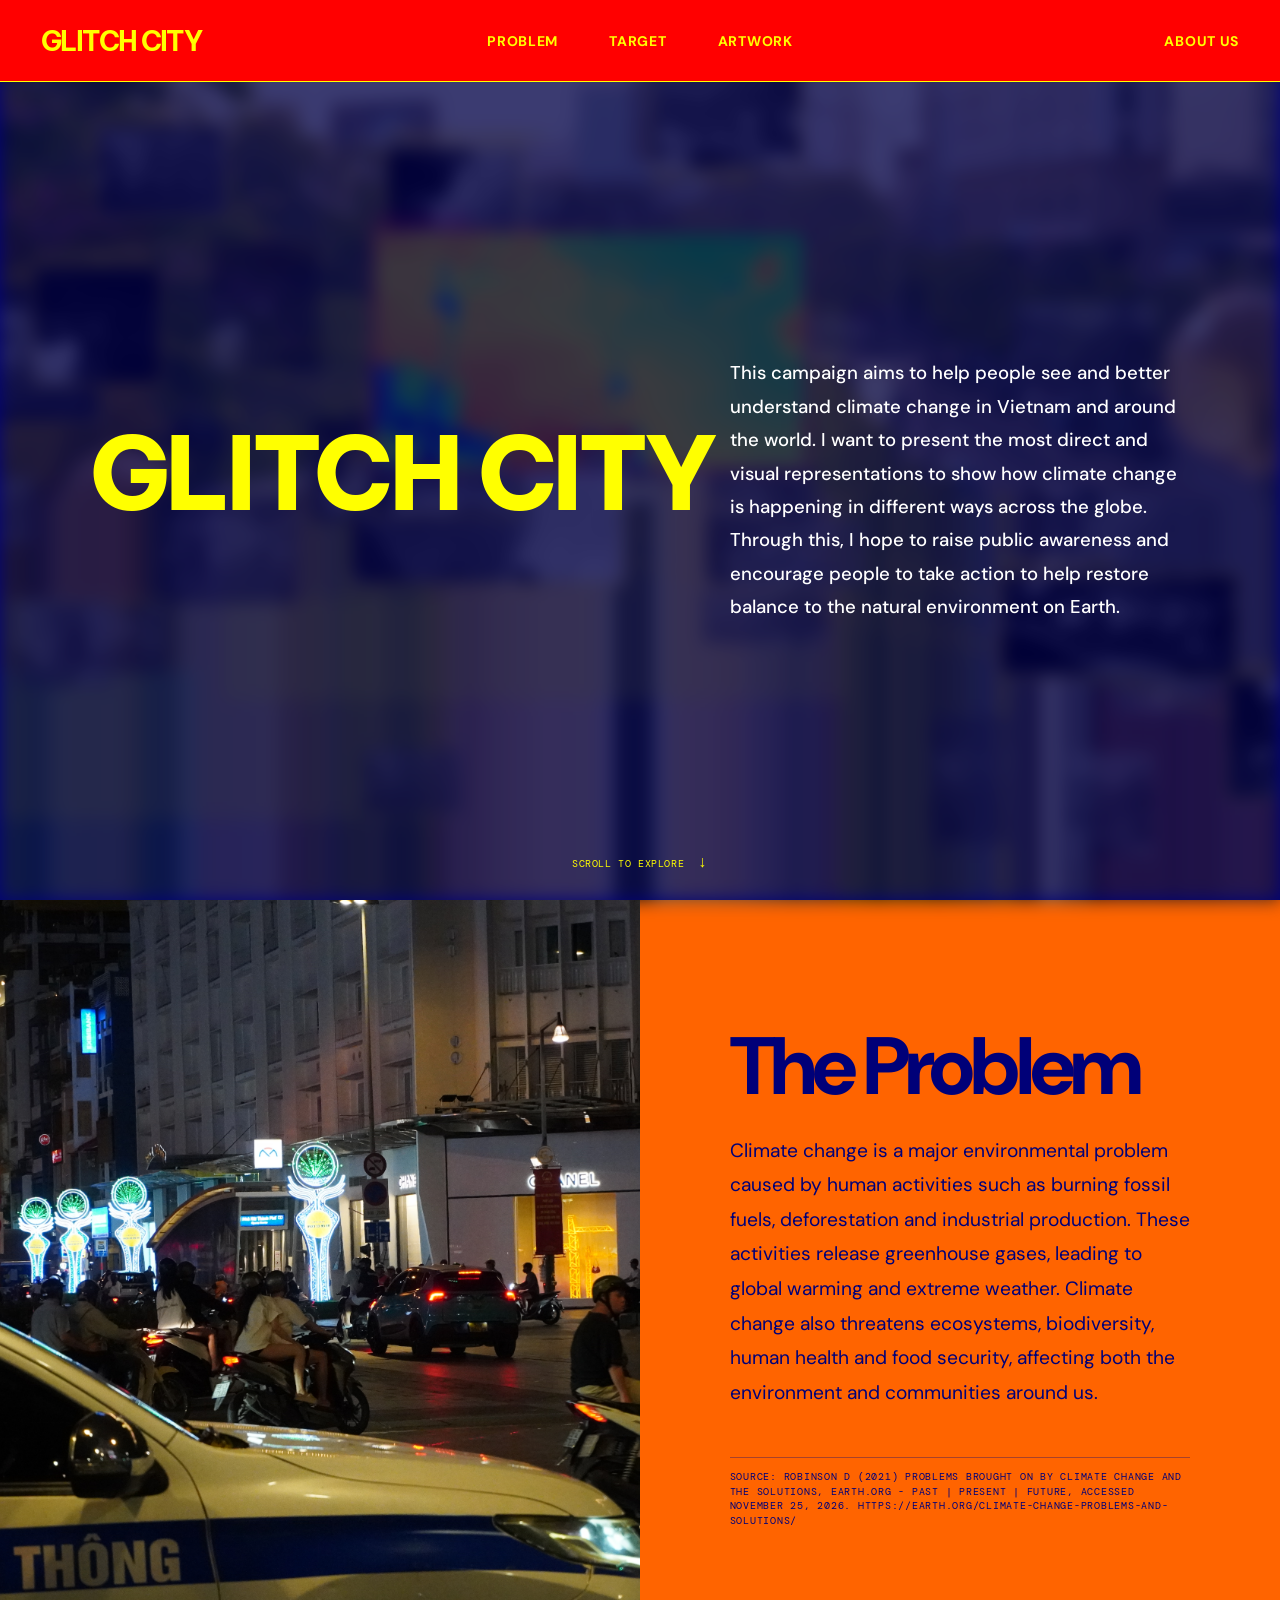
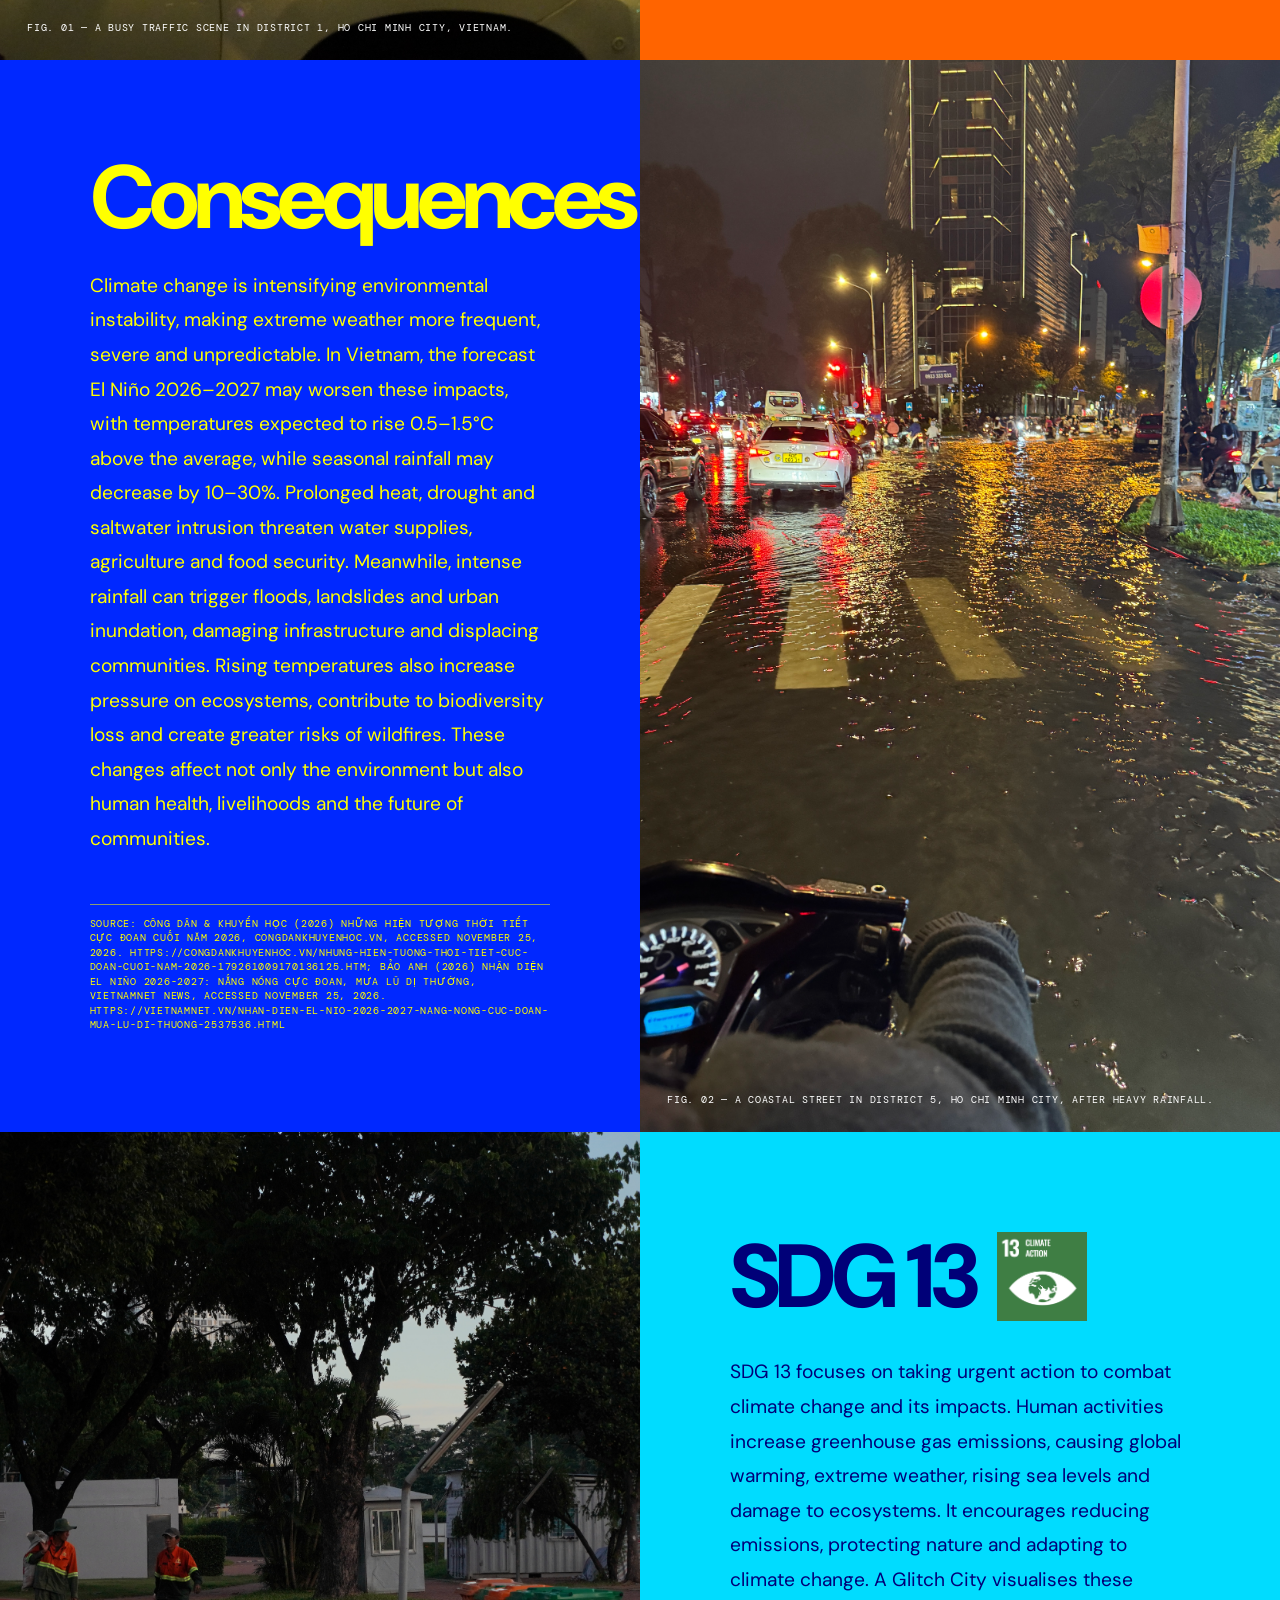
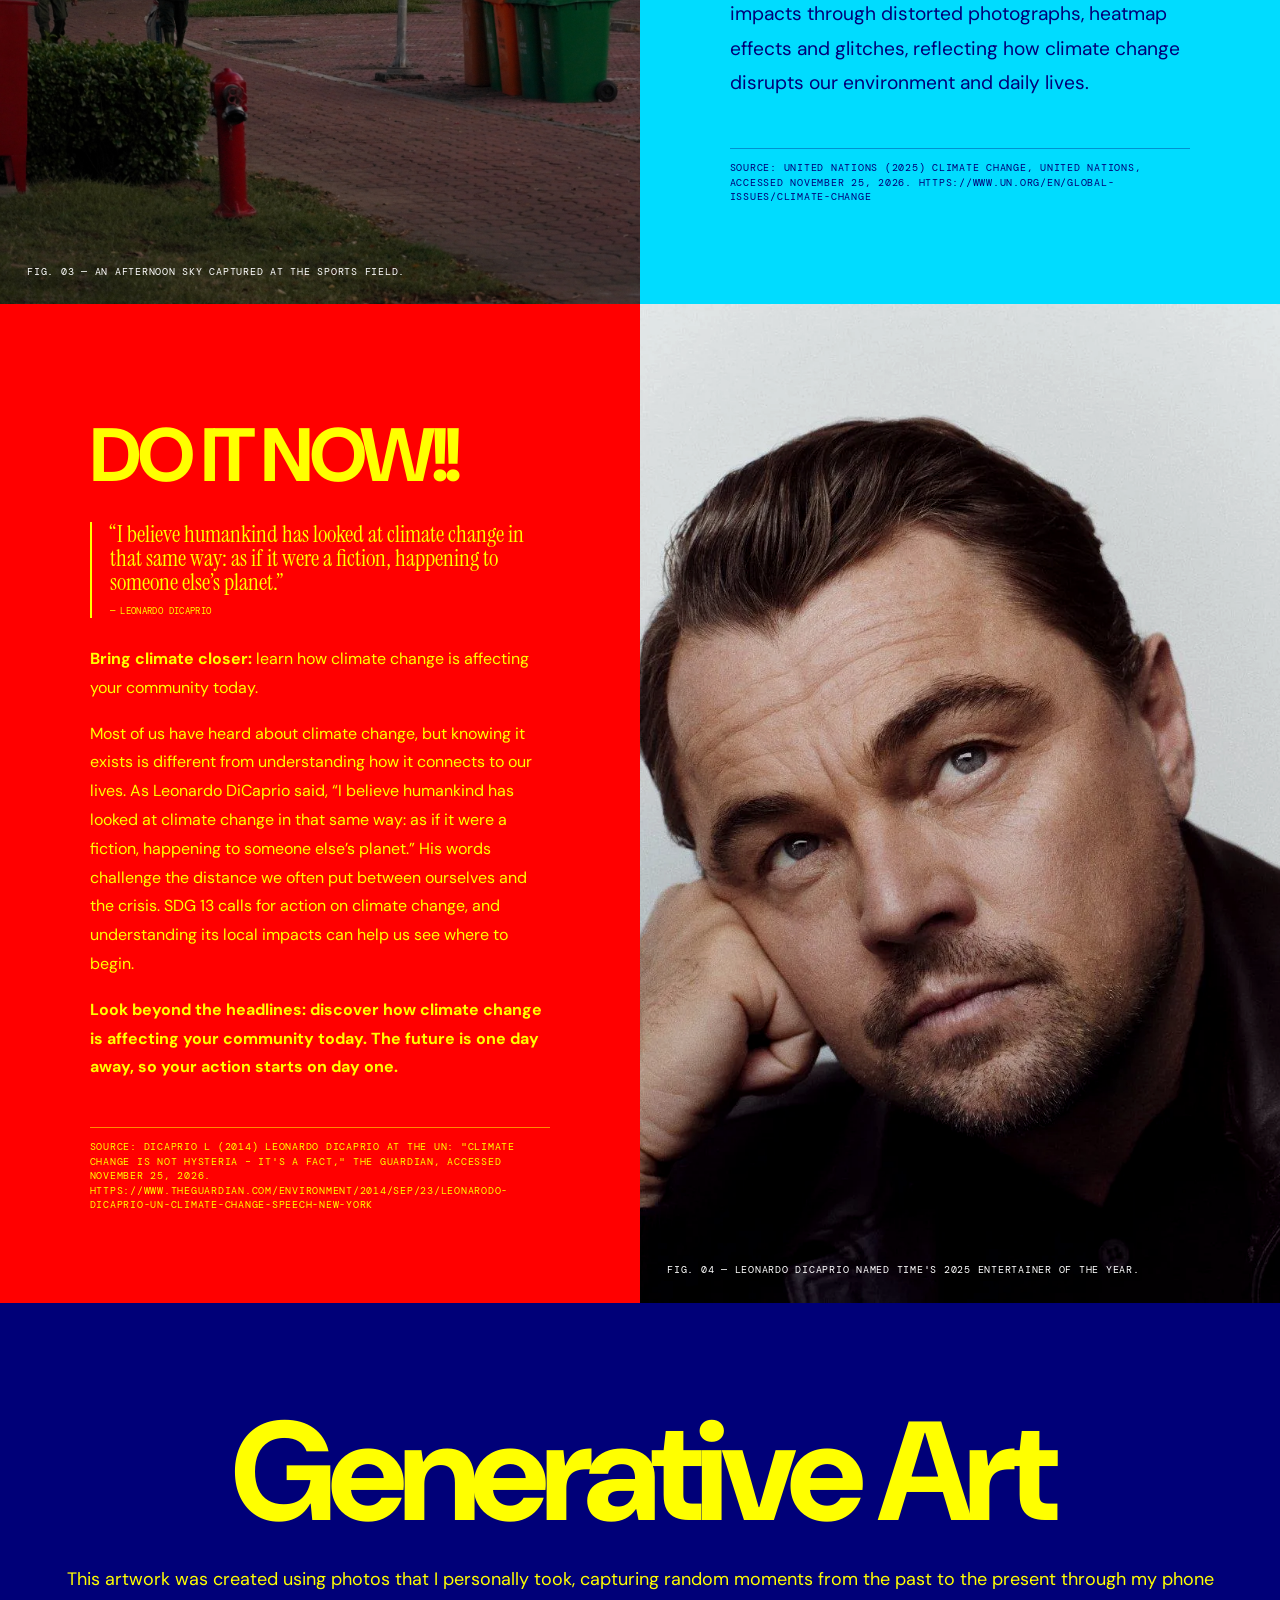
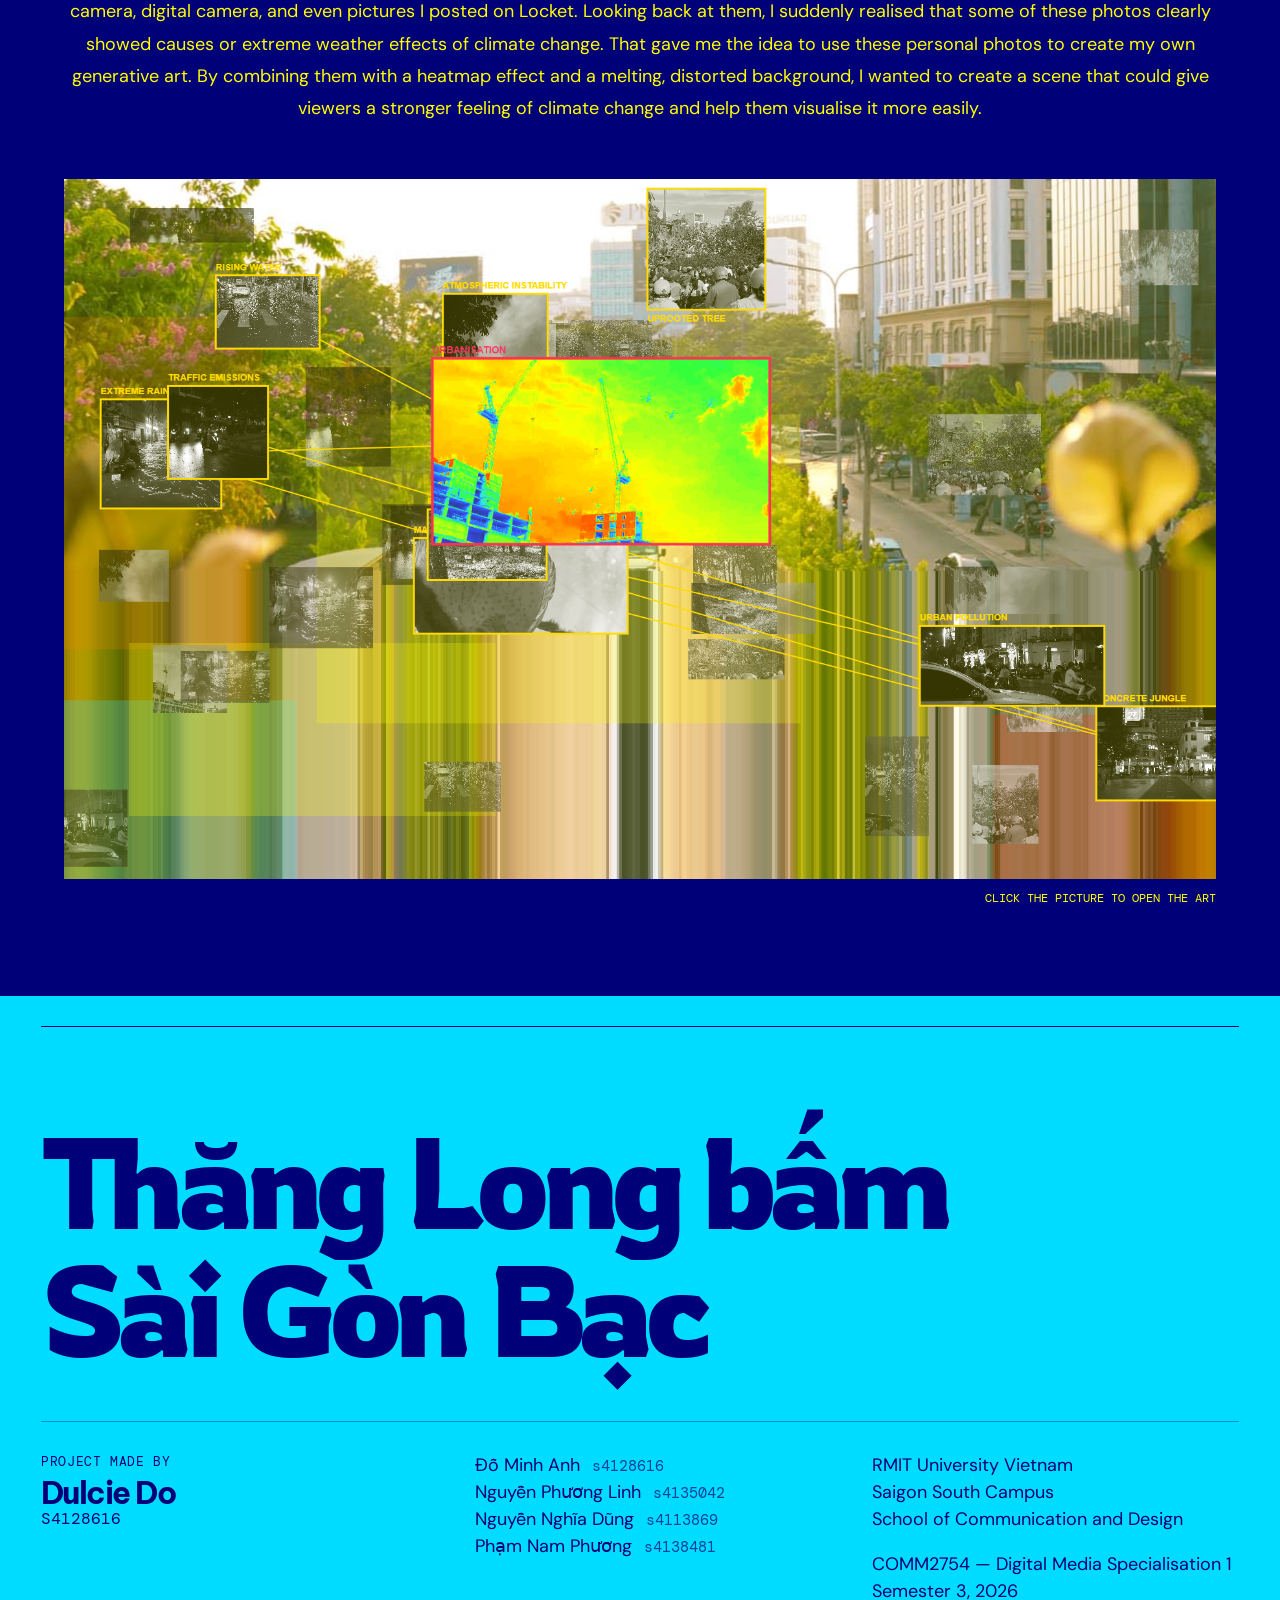
<file: index.html>
<!doctype html>
<html lang="en">
  <head>
    <meta charset="UTF-8" />
    <meta name="viewport" content="width=device-width, initial-scale=1.0" />
    <meta
      name="description"
      content="GLITCH CITY — a visual campaign about climate change in Vietnam and around the world."
    />
    <title>GLITCH CITY — Climate Action</title>
    <link rel="preconnect" href="https://fonts.googleapis.com">
    <link rel="preconnect" href="https://fonts.gstatic.com" crossorigin>
    <link href="https://fonts.googleapis.com/css2?family=Rowdies:wght@300;400;700&display=swap" rel="stylesheet">
    <link rel="stylesheet" href="styles.css" />
  </head>
  <body>
    <!--Navigation Bar -->
    <header class="site-header">
      <a class="project-logo" href="#home" aria-label="Back to the beginning">
        GLITCH CITY
      </a>
      <nav aria-label="Main navigation">
        <a href="#problem">Problem</a>
        <a href="#target">Target</a>
        <a href="#artwork">Artwork</a>
      </nav>
      <a class="about-link" href="#about">About us</a>
    </header>

    <main>
      <!-- Landing page -->
      <section class="hero" id="home" aria-labelledby="hero-title">
        <div class="hero-title-cell">
          <h1 id="hero-title">GLITCH CITY</h1>
        </div>
        <p class="hero-copy">
          This campaign aims to help people see and better understand climate
          change in Vietnam and around the world. I want to present the most
          direct and visual representations to show how climate change is
          happening in different ways across the globe. Through this, I hope to
          raise public awareness and encourage people to take action to help
          restore balance to the natural environment on Earth.
        </p>
        <a class="scroll-cue" href="#problem">
          SCROLL TO EXPLORE <span>↓</span>
        </a>
      </section>

      <!-- Problem-->
      <section class="story-section problem-section" id="problem" aria-labelledby="problem-title">
        <figure class="visual-panel visual-traffic">
          <img src="imgweb/traffic.jpg" alt="Heavy traffic representing urban emissions" />
          <figcaption>Fig. 01 — A busy traffic scene in District 1, Ho Chi Minh City, Vietnam.</figcaption>
        </figure>
        <div class="text-panel">
          <h2 id="problem-title" class="single-line-title">The Problem</h2>
          <p>
           Climate change is a major environmental problem caused by human activities such as burning fossil fuels, deforestation and industrial production. These activities release greenhouse gases, leading to global warming and extreme weather. Climate change also threatens ecosystems, biodiversity, human health and food security, affecting both the environment and communities around us.
          </p>
          <p class="source">Source: Robinson D (2021) Problems brought on by climate change and the solutions, Earth.Org - Past | Present | Future, accessed November 25, 2026. https://earth.org/climate-change-problems-and-solutions/</p>
        </div>
      </section>

      <!-- Consequences -->
      <section class="story-section consequence-section" aria-labelledby="consequences-title">
        <div class="text-panel">
          <h2 id="consequences-title">Consequences</h2>
          <p>
            Climate change is intensifying environmental instability, making extreme weather more frequent, severe and unpredictable. In Vietnam, the forecast El Niño 2026–2027 may worsen these impacts, with temperatures expected to rise 0.5–1.5°C above the average, while seasonal rainfall may decrease by 10–30%. Prolonged heat, drought and saltwater intrusion threaten water supplies, agriculture and food security. Meanwhile, intense rainfall can trigger floods, landslides and urban inundation, damaging infrastructure and displacing communities. Rising temperatures also increase pressure on ecosystems, contribute to biodiversity loss and create greater risks of wildfires. These changes affect not only the environment but also human health, livelihoods and the future of communities.
          </p>
          <p class="source">Source: Công dân & Khuyến học (2026) Những hiện tượng thời tiết cực đoan cuối năm 2026, Congdankhuyenhoc.vn, accessed November 25, 2026. https://congdankhuyenhoc.vn/nhung-hien-tuong-thoi-tiet-cuc-doan-cuoi-nam-2026-179261009170136125.htm; Bảo Anh (2026) Nhận diện El Niño 2026-2027: Nắng nóng cực đoan, mưa LŨ dị thường, VietNamNet News, accessed November 25, 2026. https://vietnamnet.vn/nhan-dien-el-nio-2026-2027-nang-nong-cuc-doan-mua-lu-di-thuong-2537536.html</p>
        </div>
        <figure class="visual-panel visual-flood">
          <img src="imgweb/flood.jpg" alt="Flooding in Vietnam" />
          <figcaption>Fig. 02 — A coastal street in District 5, Ho Chi Minh City, after heavy rainfall.</figcaption>
        </figure>
      </section>

      <!-- SDG 13 -->
      <section class="story-section target-section" id="target" aria-labelledby="target-title">
        <figure class="visual-panel visual-sdg">
          <img src="imgweb/sdg13pic.jpg" alt="United Nations Sustainable Development Goal 13: Climate Action" />
          <figcaption>Fig. 03 — An afternoon sky captured at the sports field.</figcaption>
        </figure>
        <div class="text-panel">
          <h2 id="target-title" class="sdg-heading">
            SDG 13 <img src="imgweb/sdg13logo.png" alt="SDG 13 Climate Action logo" />
          </h2>
          <p>
          SDG 13 focuses on taking urgent action to combat climate change and its impacts. Human activities increase greenhouse gas emissions, causing global warming, extreme weather, rising sea levels and damage to ecosystems. It encourages reducing emissions, protecting nature and adapting to climate change.

          A Glitch City visualises these impacts through distorted photographs, heatmap effects and glitches, reflecting how climate change disrupts our environment and daily lives.
          </p>
          <p class="source">Source: United Nations (2025) Climate change, United Nations, accessed November 25, 2026. https://www.un.org/en/global-issues/climate-change</p>
        </div>
      </section>

      <!--Call to Action -->
      <section class="story-section action-section" aria-labelledby="action-title">
        <div class="text-panel">
          <h2 id="action-title" class="single-line-title">DO IT NOW<span>!!</span></h2>
          <blockquote>
            “I believe humankind has looked at climate change in that same way: as
            if it were a fiction, happening to someone else’s planet.”
            <cite>— Leonardo DiCaprio</cite>
          </blockquote>
          <p>
            <strong>Bring climate closer:</strong> learn how climate change is
            affecting your community today.
          </p>
          <p>
            Most of us have heard about climate change, but knowing it exists is
            different from understanding how it connects to our lives. As Leonardo
            DiCaprio said, “I believe humankind has looked at climate change in
            that same way: as if it were a fiction, happening to someone else’s
            planet.” His words challenge the distance we often put between
            ourselves and the crisis. SDG 13 calls for action on climate change,
            and understanding its local impacts can help us see where to begin.
          </p>
          <p class="closing-line">
            Look beyond the headlines: discover how climate change is affecting your
            community today. The future is one day away, so your action starts on
            day one.
          </p>
          <p class="source">Source: DiCaprio L (2014) Leonardo DiCaprio at the UN: "Climate change is not hysteria – it's a fact," the Guardian, accessed November 25, 2026. https://www.theguardian.com/environment/2014/sep/23/leonarodo-dicaprio-un-climate-change-speech-new-york</p>
        </div>
        <figure class="visual-panel visual-dicap">
          <img src="imgweb/leodicap.png" alt="Leonardo DiCaprio speaking about climate change" />
          <figcaption>Fig. 04 — Leonardo DiCaprio named TIME's 2025 Entertainer of the Year.</figcaption>
        </figure>
      </section>

      <!-- Generative Art Section -->
      <section class="artwork-section" id="artwork" aria-labelledby="artwork-title">
        <h2 id="artwork-title">Generative Art</h2>
        <p class="artwork-intro">
          This artwork was created using photos that I personally took, capturing random moments from the past to the present through my phone camera, digital camera, and even pictures I posted on Locket. Looking back at them, I suddenly realised that some of these photos clearly showed causes or extreme weather effects of climate change. That gave me the idea to use these personal photos to create my own generative art. By combining them with a heatmap effect and a melting, distorted background, I wanted to create a scene that could give viewers a stronger feeling of climate change and help them visualise it more easily.
        </p>
        <div class="artwork-preview">
          <a href="art.html" class="art-link" aria-label="Open the generative artwork in full screen">
            <img src="imgweb/gene.png" alt="Preview image for the generative artwork" />
          </a>
          <p class="click-note">Click the picture to open the art</p>
        </div>
      </section>
    </main>

    <!-- Footer -->
    <footer id="about">
      <div class="footer-topline"></div>
      <div class="footer-title">
        <h2>Thăng Long bấm<br />Sài Gòn Bạc</h2>
      </div>
      <div class="footer-details">
        <section class="credit">
          <p>PROJECT MADE BY</p>
          <strong>Dulcie Do</strong>
          <span>S4128616</span>
        </section>
        <section>
          <ul>
            <li>Đỗ Minh Anh <span>s4128616</span></li>
            <li>Nguyễn Phương Linh <span>s4135042</span></li>
            <li>Nguyễn Nghĩa Dũng <span>s4113869</span></li>
            <li>Phạm Nam Phương <span>s4138481</span></li>
          </ul>
        </section>
        <section>
          <p>RMIT University Vietnam<br />Saigon South Campus<br />School of Communication and Design</p>
          <p>COMM2754 — Digital Media Specialisation 1<br />Semester 3, 2026</p>
        </section>
      </div>
    </footer>
  </body>
</html>
</file>
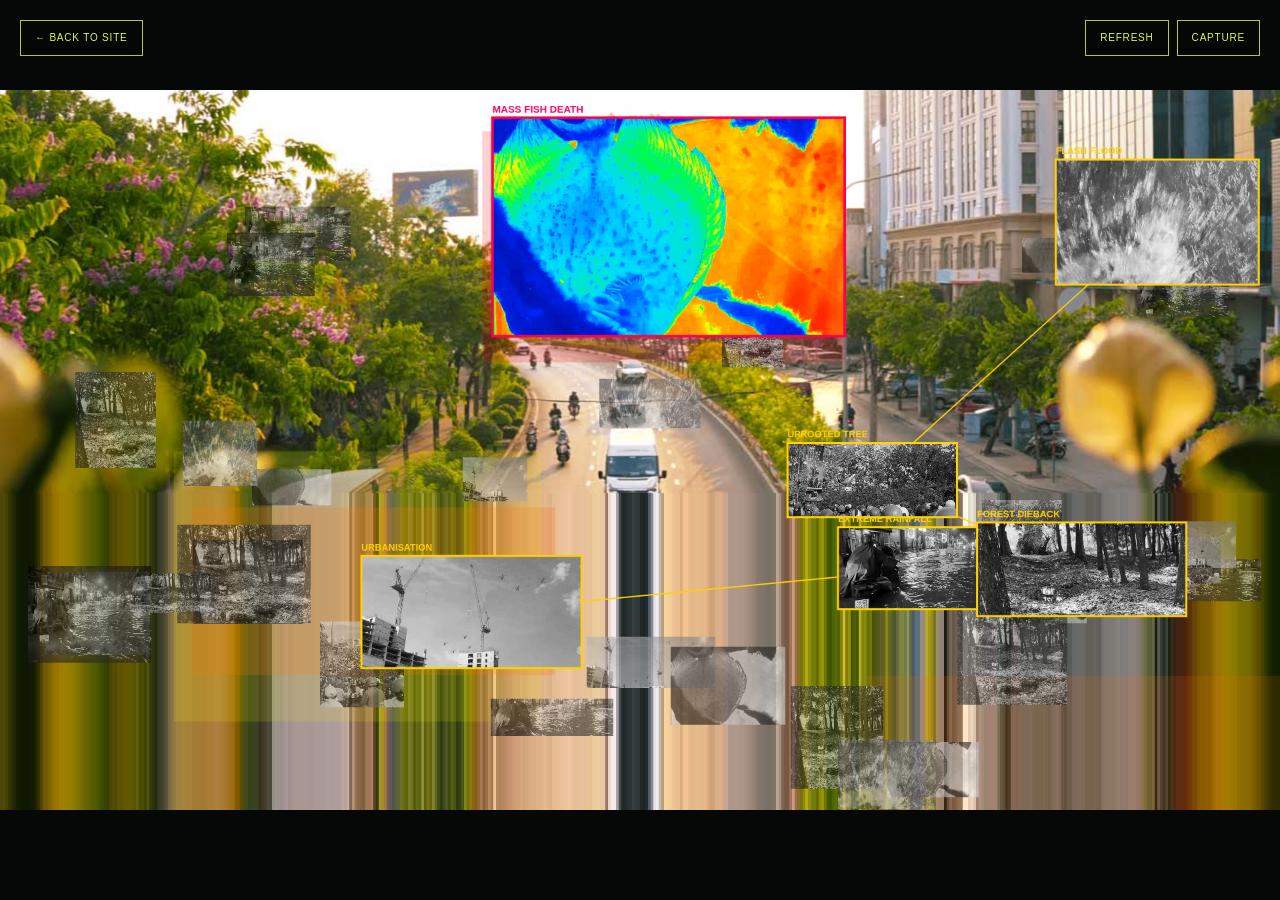
<file: art.html>
<!doctype html>
<html lang="en">
  <head>
    <meta charset="UTF-8" />
    <meta name="viewport" content="width=device-width, initial-scale=1.0" />
    <meta name="theme-color" content="#050807" />
    <title>GLITCH CITY — Generative Art</title>
    <style>
      /* Dark mode color scheme */
      :root { color-scheme: dark; }

      /* Global reset */
      * { box-sizing: border-box; }
      html, body {
        height: 100%;
        margin: 0;
        overflow: hidden;
        background: #050807;
      }
      body { font-family: Arial, sans-serif; }

      /* Canvas styling - full screen centered */
      canvas {
        height: 100vh !important;
        left: 50%;
        max-width: 100vw;
        object-fit: contain;
        position: fixed !important;
        top: 50%;
        transform: translate(-50%, -50%);
        width: 100vw !important;
      }

      /* Control buttons styling */
      .controls {
        align-items: flex-start;
        display: flex;
        justify-content: space-between;
        left: 0;
        padding: 20px;
        pointer-events: none;
        position: fixed;
        right: 0;
        top: 0;
        z-index: 5;
      }

      .controls a, .controls button {
        background: rgba(5, 8, 7, .78);
        border: 1px solid rgba(216, 255, 65, .8);
        color: #d8ff41;
        cursor: pointer;
        font: 10px/1 Arial, sans-serif;
        letter-spacing: .08em;
        padding: 12px 14px;
        pointer-events: auto;
        text-decoration: none;
        text-transform: uppercase;
        transition: background .2s, color .2s;
      }

      .controls a:hover, .controls button:hover {
        background: #d8ff41;
        color: #050807;
      }

      .right-controls { display: flex; gap: 8px; }

      /* Mobile responsive */
      @media (max-width: 540px) {
        .controls { padding: 12px; }
        .controls a, .controls button {
          font-size: 9px;
          padding: 10px;
        }
        .right-controls { gap: 5px; }
      }
    </style>
    <!-- Load p5.js library from local folder for offline access -->
    <script src="libraries/p5.min.js"></script>
  </head>
  <body>
    <!-- Control buttons for artwork -->
    <div class="controls" aria-label="Artwork controls">
      <a href="index.html#artwork">← Back to site</a>
      <div class="right-controls">
        <button type="button" onclick="window.location.reload()">
          Refresh
        </button>
        <button type="button" onclick="saveCanvas('glitch-city-generative-art', 'png')">
          Capture
        </button>
      </div>
    </div>
    <!-- Load artwork assets and sketch -->
    <script src="libraries/art-assets.js"></script>
    <script src="sketch.js"></script>
  </body>
</html>
</file>
<file: styles.css>
@import url('https://fonts.googleapis.com/css2?family=Be+Vietnam+Pro:wght@400;500;600;700;800&family=DM+Mono:wght@400;500&family=DM+Sans:opsz,wght@9..40,400;9..40,500;9..40,700;9..40,800&family=Instrument+Serif:ital@0;1&display=swap');

/*Color Palette */
:root {
  --ink: #000078;
  --deep-blue: #000078;
  --blue: #0028ff;
  --cyan: #00dcff;
  --acid: #ffff00;
  --orange: #ff6400;
  --coral: #ff0000;
  --cream: #00dcff;
  --line: rgba(0, 0, 120, 0.34);
  --rowdies: "Rowdies", sans-serif;
  --mono: "DM Mono", monospace;
  --sans: "DM Sans", Arial, sans-serif;
  --display: "Be Vietnam Pro", Arial, sans-serif;
  --serif: "Instrument Serif", Georgia, serif;
}

/* Global Reset */
* { box-sizing: border-box; }
html { scroll-behavior: smooth; }
body { margin: 0; background: var(--cream); color: var(--ink); font-family: var(--sans); }
a { color: inherit; text-decoration: none; }

/*Navigation Bar */
.site-header {
  align-items: center;
  background: var(--coral);
  border-bottom: 1px solid var(--acid);
  color: var(--acid);
  display: grid;
  grid-template-columns: 1fr auto 1fr;
  height: 82px;
  left: 0;
  padding: 0 3.2vw;
  position: fixed;
  right: 0;
  top: 0;
  z-index: 10;
}

.project-logo, .about-link, nav {
  font-size: 14px; 
  font-weight: 700;
  letter-spacing: .05em;
  text-transform: uppercase;
}

.project-logo {
  font-family: var(--display);
  font-size: clamp(21px, 2.1vw, 32px);
  letter-spacing: -.06em;
}

nav {
  display: flex;
  gap: clamp(20px, 4vw, 72px);
}

nav a, .about-link, .project-logo {
  transition: color .2s ease;
}

nav a:hover, .about-link:hover, .project-logo:hover {
  color: var(--cyan);
}

.about-link { justify-self: end; }

/* Hero Section */
.hero {
  align-items: center;
  background: var(--deep-blue);
  display: grid;
  grid-template-columns: repeat(2, minmax(0, 1fr));
  isolation: isolate;
  min-height: 100svh;
  padding: 82px 0 0;
  position: relative;
}

.hero::before {
  background: url("imgweb/gene.png") center / cover no-repeat;
  content: "";
  filter: blur(9px) brightness(.42) saturate(.85);
  inset: 0;
  position: absolute;
  z-index: -2;
}

.hero::after {
  background: rgba(0, 0, 120, .45);
  content: "";
  inset: 0;
  position: absolute;
  z-index: -1;
}

.source, figcaption {
  font-family: var(--mono);
  font-size: 10px;
  letter-spacing: .075em;
  line-height: 1.45;
  text-transform: uppercase;
}

.hero-title-cell {
  align-items: center;
  display: flex;
  padding: clamp(34px, 7vw, 130px);
}

h1, h2, p { margin-top: 0; }
h1, h2 { font-weight: 800; letter-spacing: -.06em; line-height: .84; }

h1 {
  color: var(--acid);
  font-family: var(--display);
  font-size: clamp(46px, 7.9vw, 155px);
  font-weight: 800;
  letter-spacing: -.045em;
  line-height: .92;
  margin: 0 0 34px;
  text-shadow: none;
  white-space: nowrap;
}

.hero-copy {
  align-items: center;
  color: #fff;
  display: flex;
  font-size: clamp(17px, 1.45vw, 22px);
  font-weight: 500;
  line-height: 1.8;
  margin: 0;
  max-width: none;
  padding: clamp(34px, 7vw, 130px);
}

.scroll-cue {
  color: var(--acid);
  bottom: 28px;
  font-family: var(--mono);
  font-size: 10px;
  left: 50%;
  letter-spacing: .06em;
  position: absolute;
  transform: translateX(-50%);
  z-index: 2;
}

.scroll-cue span { font-size: 16px; margin-left: 7px; }

/* Problem, Consequences, Target, Action*/
.story-section {
  display: grid;
  grid-template-columns: repeat(2, minmax(0, 1fr));
  min-height: 760px;
}

.visual-panel {
  margin: 0;
  min-height: 760px;
  overflow: hidden;
  position: relative;
}

.visual-panel img {
  height: 100%;
  object-fit: cover;
  position: absolute;
  width: 100%;
}

figcaption {
  bottom: 25px;
  color: #fff;
  left: 27px;
  position: absolute;
  z-index: 1;
}

.text-panel {
  align-items: flex-start;
  align-self: stretch;
  display: flex;
  flex-direction: column;
  justify-content: center;
  max-width: none;
  padding: clamp(48px, 7vw, 140px);
}

.text-panel h2 {
  font-size: clamp(58px, 7vw, 120px);
  margin: 10px 0 34px;
}

.text-panel h2 span { color: var(--acid); }

.text-panel > p:not(.source) {
  font-size: clamp(18px, 1.5vw, 22px);
  line-height: 1.8;
}

.single-line-title { white-space: nowrap; }
.problem-section .single-line-title {
  font-size: clamp(54px, 6.35vw, 108px);
}

.source {
  border-top: 1px solid var(--line);
  margin-top: 28px;
  padding-top: 12px;
}

.sdg-heading {
  align-items: center;
  display: flex;
  gap: clamp(12px, 1.7vw, 26px);
  white-space: nowrap;
}

.sdg-heading img {
  display: block;
  height: auto;
  max-width: 100px;
  width: clamp(50px, 7vw, 100px);
}

/* Section Background Colors */
.problem-section { background: var(--orange); }

.consequence-section {
  background: var(--blue);
  color: var(--acid);
}

.consequence-section .text-panel .source {
  border-color: rgba(255, 255, 0, .55);
}

.target-section { background: var(--cyan); }

.action-section {
  background: var(--coral);
  color: var(--acid);
}

.action-section .text-panel .source,
.action-section .closing-line {
  border-color: rgba(255, 255, 0, .55);
}

.action-section .text-panel {
  padding-bottom: 80px;
  padding-top: 110px;
}

.action-section .text-panel h2 {
  font-size: clamp(46px, 5.9vw, 98px);
}

.action-section blockquote {
  border-left: 2px solid var(--acid);
  font-family: var(--serif);
  font-size: clamp(20px, 1.8vw, 28px);
  line-height: 1.05;
  margin: 0 0 27px;
  padding-left: 18px;
}

.action-section cite {
  display: block;
  font-family: var(--mono);
  font-size: 9px;
  font-style: normal;
  letter-spacing: .04em;
  line-height: 1.3;
  margin-top: 12px;
  text-transform: uppercase;
}

.action-section .text-panel > p:not(.source) {
  font-size: clamp(16px, 1.22vw, 19px);
  line-height: 1.8;
  margin-bottom: 17px;
}

.action-section .closing-line { font-weight: 700; }
.visual-dicap img { filter: saturate(.85) contrast(1.12); }

/* Generative Art Section */
.artwork-section {
  background: var(--deep-blue);
  color: var(--acid);
  min-height: 100svh;
  padding: 110px 5vw 90px;
  text-align: center;
}

.artwork-copy { margin: 0 auto; max-width: 1200px; }

.artwork-section h2 {
  font-size: clamp(72px, 11vw, 170px);
  margin: 0;
}

.artwork-intro {
  font-size: clamp(18px, 1.4vw, 22px);
  line-height: 1.8;
  margin: 32px auto 54px;
  max-width: 1200px;
}

.artwork-preview {
  margin: auto;
  max-width: 1200px;
  text-align: right;
}

.art-link {
  display: block;
  height: min(65vw, 700px);
  margin-left: auto;
  overflow: hidden;
  position: relative;
  width: 100%;
}

.art-link::after {
  background: rgba(255, 255, 0, .2);
  content: "";
  inset: 0;
  mix-blend-mode: screen;
  position: absolute;
  transition: opacity .3s ease;
}

.art-link:hover::after { opacity: 0; }

.art-link img {
  height: 100%;
  object-fit: cover;
  transition: transform .55s cubic-bezier(.2, .75, .2, 1);
  width: 100%;
}

.art-link:hover img { transform: scale(1.045); }

.click-note {
  color: var(--acid);
  font-family: var(--mono);
  font-size: 12px;
  line-height: 1.3;
  margin: 12px 0 0 auto;
  text-transform: uppercase;
}

/* Footer */
footer {
  background: var(--cyan);
  padding: 30px 3.2vw 18px;
}

.footer-topline { border-top: 1px solid var(--ink); }

.footer-title {
  padding: clamp(48px, 7vw, 105px) 0 48px;
}

.footer-title h2 {
  font-family: var(--rowdies);
  font-weight: 400;
  font-size: clamp(55px, 10vw, 150px);
  line-height: 1;
  margin: 0;
}

.footer-details {
  border-top: 1px solid var(--line);
  display: grid;
  gap: 30px;
  grid-template-columns: 1.1fr 1fr 1fr;
  padding: 30px 0 38px;
}

.footer-details p, .footer-details li {
  font-size: 18px;
  line-height: 1.5;
}

.footer-details ul {
  list-style: none;
  margin: 0;
  padding: 0;
}

.footer-details li span {
  color: rgba(0, 0, 120, .7);
  font-family: var(--mono);
  font-size: 15px;
  margin-left: 7px;
}

.credit {
  align-self: start;
  text-align: left;
}

.credit p {
  font-family: var(--mono);
  font-size: 13px;
  letter-spacing: .05em;
  margin-bottom: 6px;
}

.credit strong {
  display: block;
  font-family: var(--display);
  font-size: clamp(26px, 2.4vw, 40px);
  letter-spacing: -.05em;
  line-height: 1;
}

.credit span {
  font-family: var(--mono);
  font-size: 16px;
}

/* Mobile Responsive Design */
@media (max-width: 700px) {
  .site-header {
    grid-template-columns: 1fr auto;
    height: 62px;
    padding: 0 18px;
  }

  .site-header nav {
    bottom: -39px;
    gap: 20px;
    left: 0;
    padding: 12px 18px;
    position: absolute;
    right: 0;
    background: var(--coral);
    border-bottom: 1px solid var(--acid);
    justify-content: center;
  }

  .about-link { font-size: 12px; }

  .hero {
    grid-template-columns: 1fr;
    min-height: 100svh;
    padding: 62px 0 0;
  }

  .hero-title-cell {
    min-height: 42svh;
    padding: 70px 30px 25px;
  }

  h1 {
    font-size: clamp(43px, 12vw, 72px);
    letter-spacing: -.055em;
  }

  .hero-copy {
    font-size: 16px;
    padding: 25px 30px 70px;
  }

  .story-section {
    display: flex;
    flex-direction: column;
    min-height: 0;
  }

  .story-section .visual-panel {
    min-height: 63svh;
    order: 1;
  }

  .story-section .text-panel { order: 2; }

  .text-panel {
    max-width: none;
    padding: 68px 28px 58px;
  }

  .text-panel h2 {
    font-size: clamp(62px, 19vw, 110px);
  }

  .problem-section .single-line-title {
    font-size: clamp(44px, 12.5vw, 64px);
  }

  .action-section .text-panel h2 {
    font-size: clamp(36px, 10.2vw, 50px);
  }

  .text-panel > p:not(.source) { font-size: 17px; }

  .action-section .text-panel > p:not(.source) {
    font-size: 16px;
  }

  .sdg-heading img { width: 66px; }

  .consequence-section .text-panel,
  .action-section .text-panel {
    order: 2;
  }

  .consequence-section .visual-panel,
  .action-section .visual-panel {
    order: 1;
  }

  .action-section .text-panel {
    padding: 65px 28px 58px;
  }

  .artwork-section {
    padding: 92px 22px 58px;
  }

  .art-link {
    height: 55vw;
    width: 100%;
  }

  .click-note { margin-top: 14px; }

  .footer-details {
    grid-template-columns: 1fr;
    padding-bottom: 42px;
  }

  .credit { text-align: left; }
}
</file>
